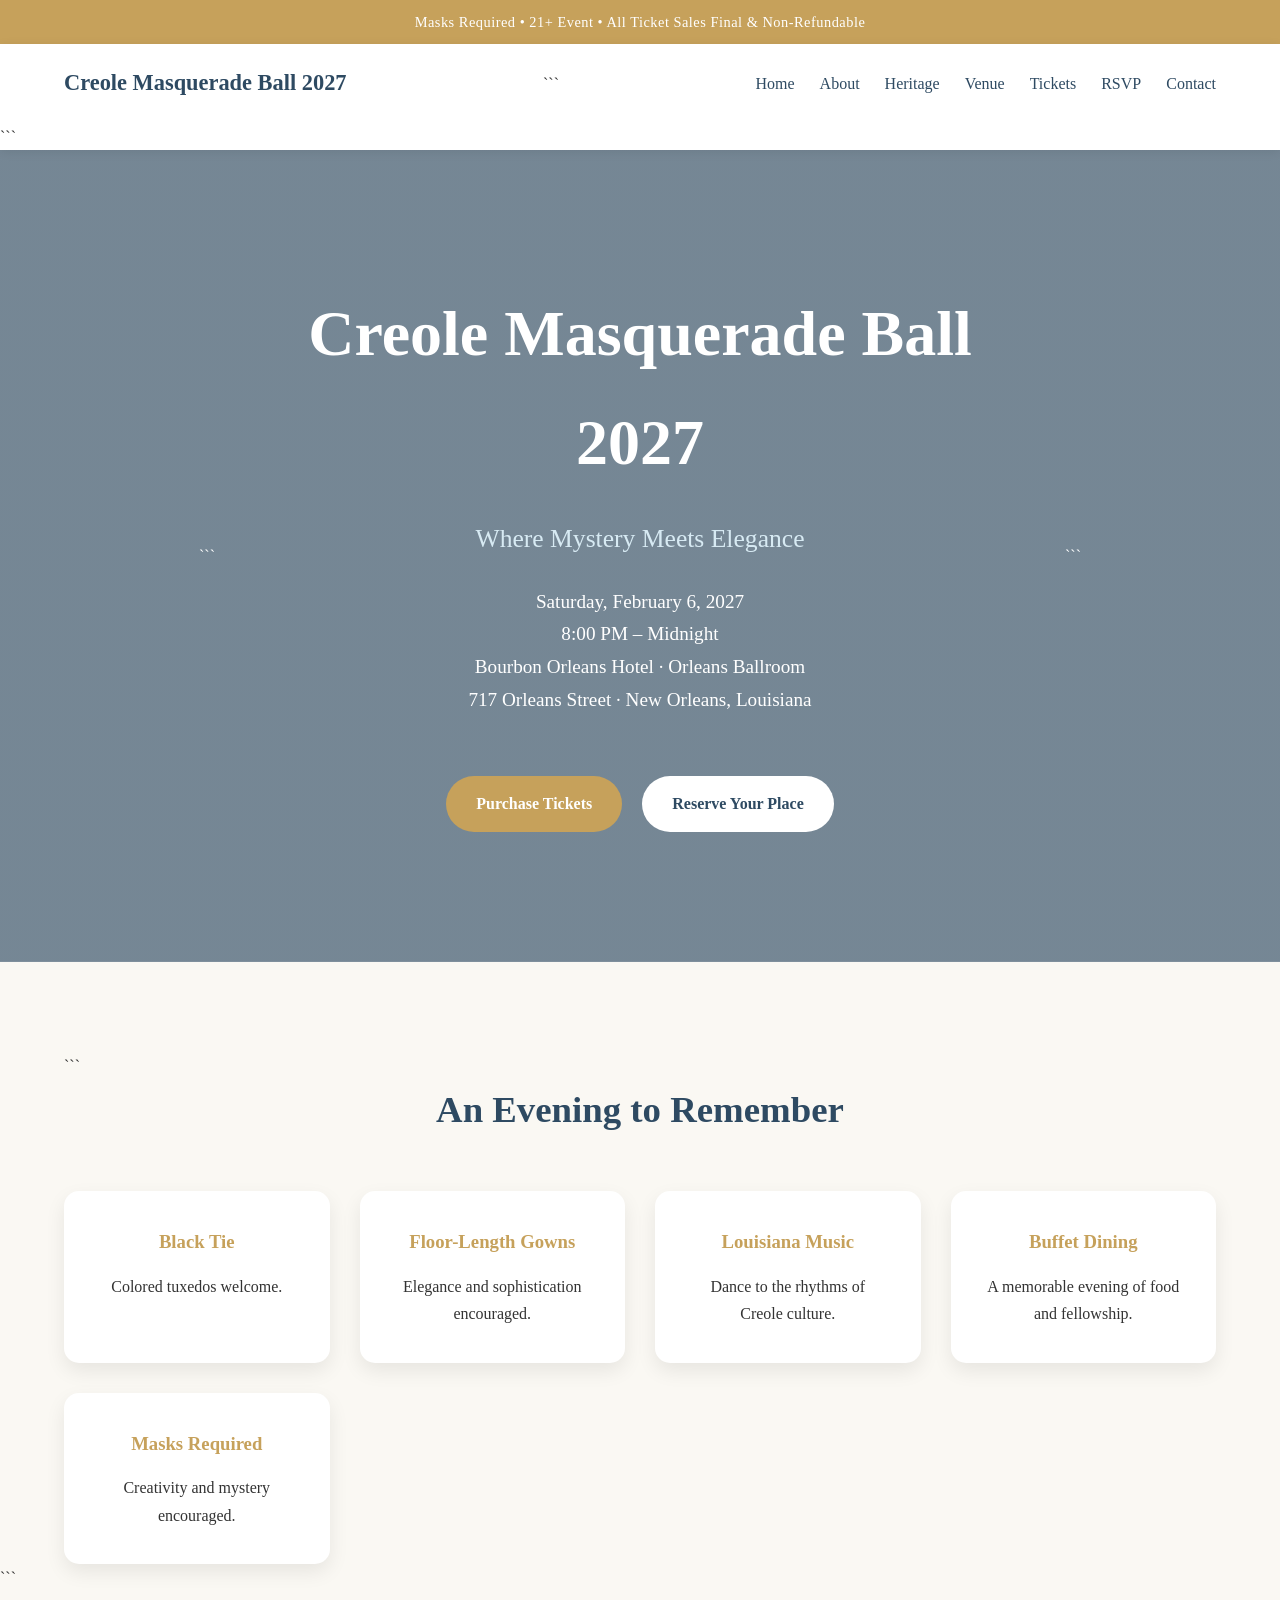
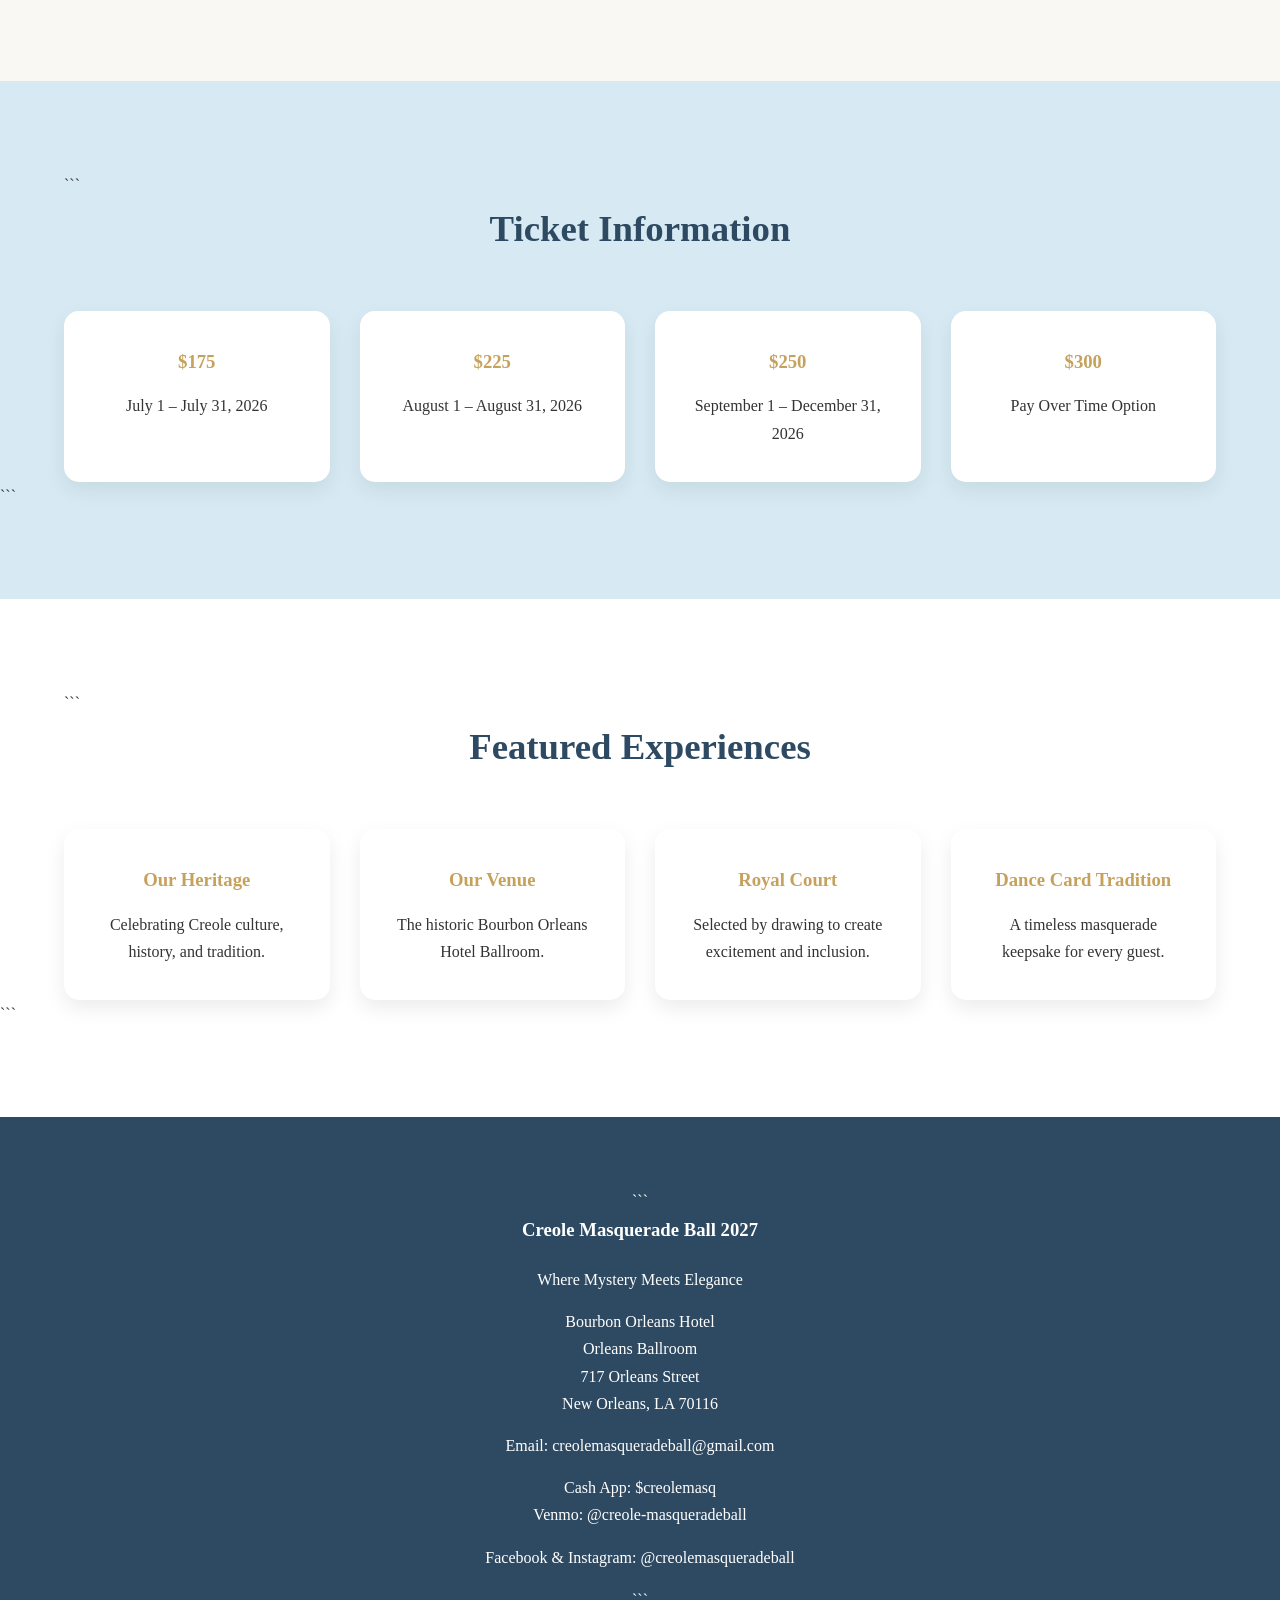
<file: index.html>
<!DOCTYPE html>

<html lang="en">
<head>
<meta charset="UTF-8">
<meta name="viewport" content="width=device-width, initial-scale=1.0">

<title>Creole Masquerade Ball 2027 | Where Mystery Meets Elegance</title>

<link rel="stylesheet" href="css/style.css">

</head>
<body>

<header class="topbar">
    <div class="container">
        Masks Required • 21+ Event • All Ticket Sales Final & Non-Refundable
    </div>
</header>

<nav class="navbar">
    <div class="container nav-flex">
        <div class="logo">
            Creole Masquerade Ball 2027
        </div>

```
    <ul class="nav-links">
        <li><a href="#">Home</a></li>
        <li><a href="#">About</a></li>
        <li><a href="#">Heritage</a></li>
        <li><a href="#">Venue</a></li>
        <li><a href="#">Tickets</a></li>
        <li><a href="#">RSVP</a></li>
        <li><a href="#">Contact</a></li>
    </ul>
</div>
```

</nav>

<section class="hero">

```
<div class="hero-overlay"></div>

<div class="hero-content">

    <h1>Creole Masquerade Ball 2027</h1>

    <p class="tagline">
        Where Mystery Meets Elegance
    </p>

    <p class="event-details">
        Saturday, February 6, 2027<br>
        8:00 PM – Midnight<br>
        Bourbon Orleans Hotel · Orleans Ballroom<br>
        717 Orleans Street · New Orleans, Louisiana
    </p>

    <div id="countdown"></div>

    <div class="hero-buttons">
        <a href="#" class="btn-gold">Purchase Tickets</a>
        <a href="#" class="btn-light">Reserve Your Place</a>
    </div>

</div>
```

</section>

<section class="intro">
    <div class="container">

```
    <h2>An Evening to Remember</h2>

    <div class="feature-grid">

        <div class="feature-card">
            <h3>Black Tie</h3>
            <p>Colored tuxedos welcome.</p>
        </div>

        <div class="feature-card">
            <h3>Floor-Length Gowns</h3>
            <p>Elegance and sophistication encouraged.</p>
        </div>

        <div class="feature-card">
            <h3>Louisiana Music</h3>
            <p>Dance to the rhythms of Creole culture.</p>
        </div>

        <div class="feature-card">
            <h3>Buffet Dining</h3>
            <p>A memorable evening of food and fellowship.</p>
        </div>

        <div class="feature-card">
            <h3>Masks Required</h3>
            <p>Creativity and mystery encouraged.</p>
        </div>

    </div>

</div>
```

</section>

<section class="tickets-preview">
    <div class="container">

```
    <h2>Ticket Information</h2>

    <div class="ticket-grid">

        <div class="ticket-card">
            <h3>$175</h3>
            <p>July 1 – July 31, 2026</p>
        </div>

        <div class="ticket-card">
            <h3>$225</h3>
            <p>August 1 – August 31, 2026</p>
        </div>

        <div class="ticket-card">
            <h3>$250</h3>
            <p>September 1 – December 31, 2026</p>
        </div>

        <div class="ticket-card">
            <h3>$300</h3>
            <p>Pay Over Time Option</p>
        </div>

    </div>

</div>
```

</section>

<section class="highlights">
    <div class="container">

```
    <h2>Featured Experiences</h2>

    <div class="feature-grid">

        <div class="feature-card">
            <h3>Our Heritage</h3>
            <p>Celebrating Creole culture, history, and tradition.</p>
        </div>

        <div class="feature-card">
            <h3>Our Venue</h3>
            <p>The historic Bourbon Orleans Hotel Ballroom.</p>
        </div>

        <div class="feature-card">
            <h3>Royal Court</h3>
            <p>Selected by drawing to create excitement and inclusion.</p>
        </div>

        <div class="feature-card">
            <h3>Dance Card Tradition</h3>
            <p>A timeless masquerade keepsake for every guest.</p>
        </div>

    </div>

</div>
```

</section>

<footer>

```
<div class="container">

    <h3>Creole Masquerade Ball 2027</h3>

    <p>Where Mystery Meets Elegance</p>

    <p>
        Bourbon Orleans Hotel<br>
        Orleans Ballroom<br>
        717 Orleans Street<br>
        New Orleans, LA 70116
    </p>

    <p>
        Email: creolemasqueradeball@gmail.com
    </p>

    <p>
        Cash App: $creolemasq<br>
        Venmo: @creole-masqueradeball
    </p>

    <p>
        Facebook & Instagram:
        @creolemasqueradeball
    </p>

</div>
```

</footer>

<script src="js/countdown.js"></script>

</body>
</html>
</file>
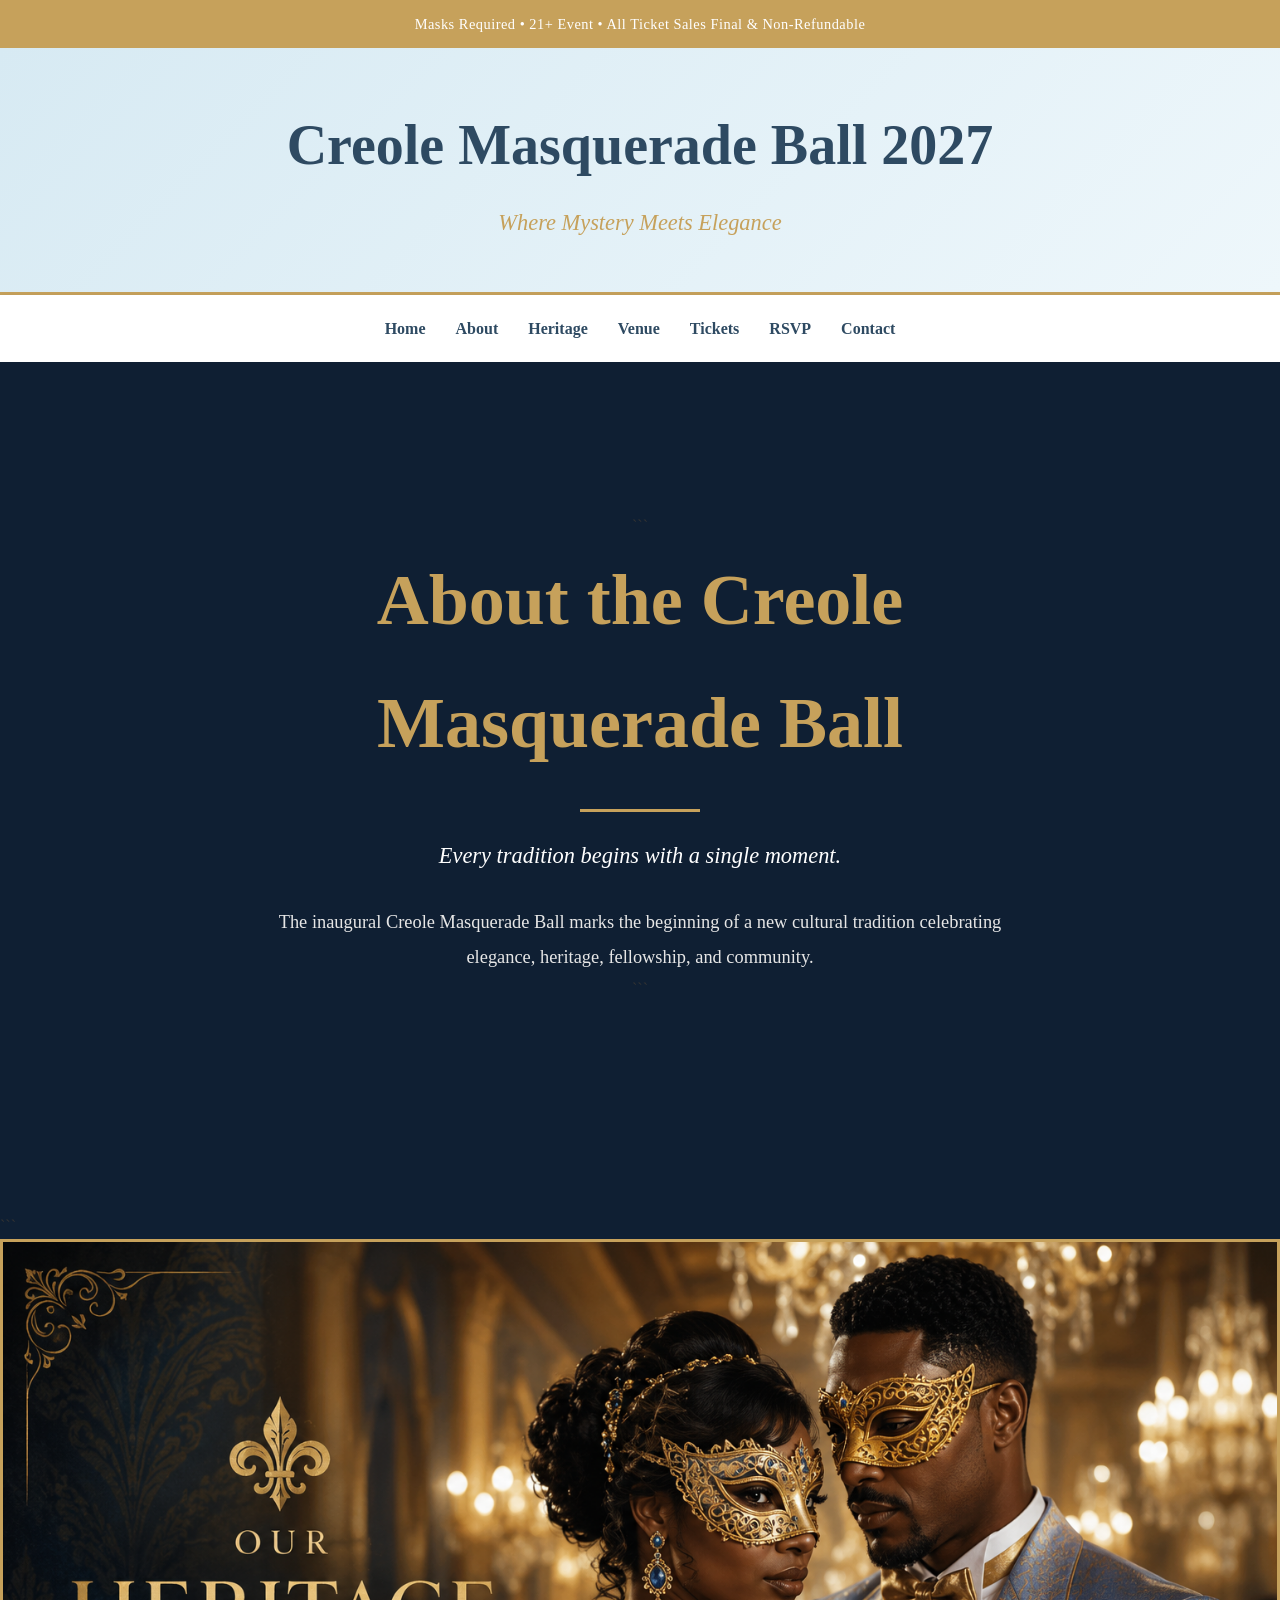
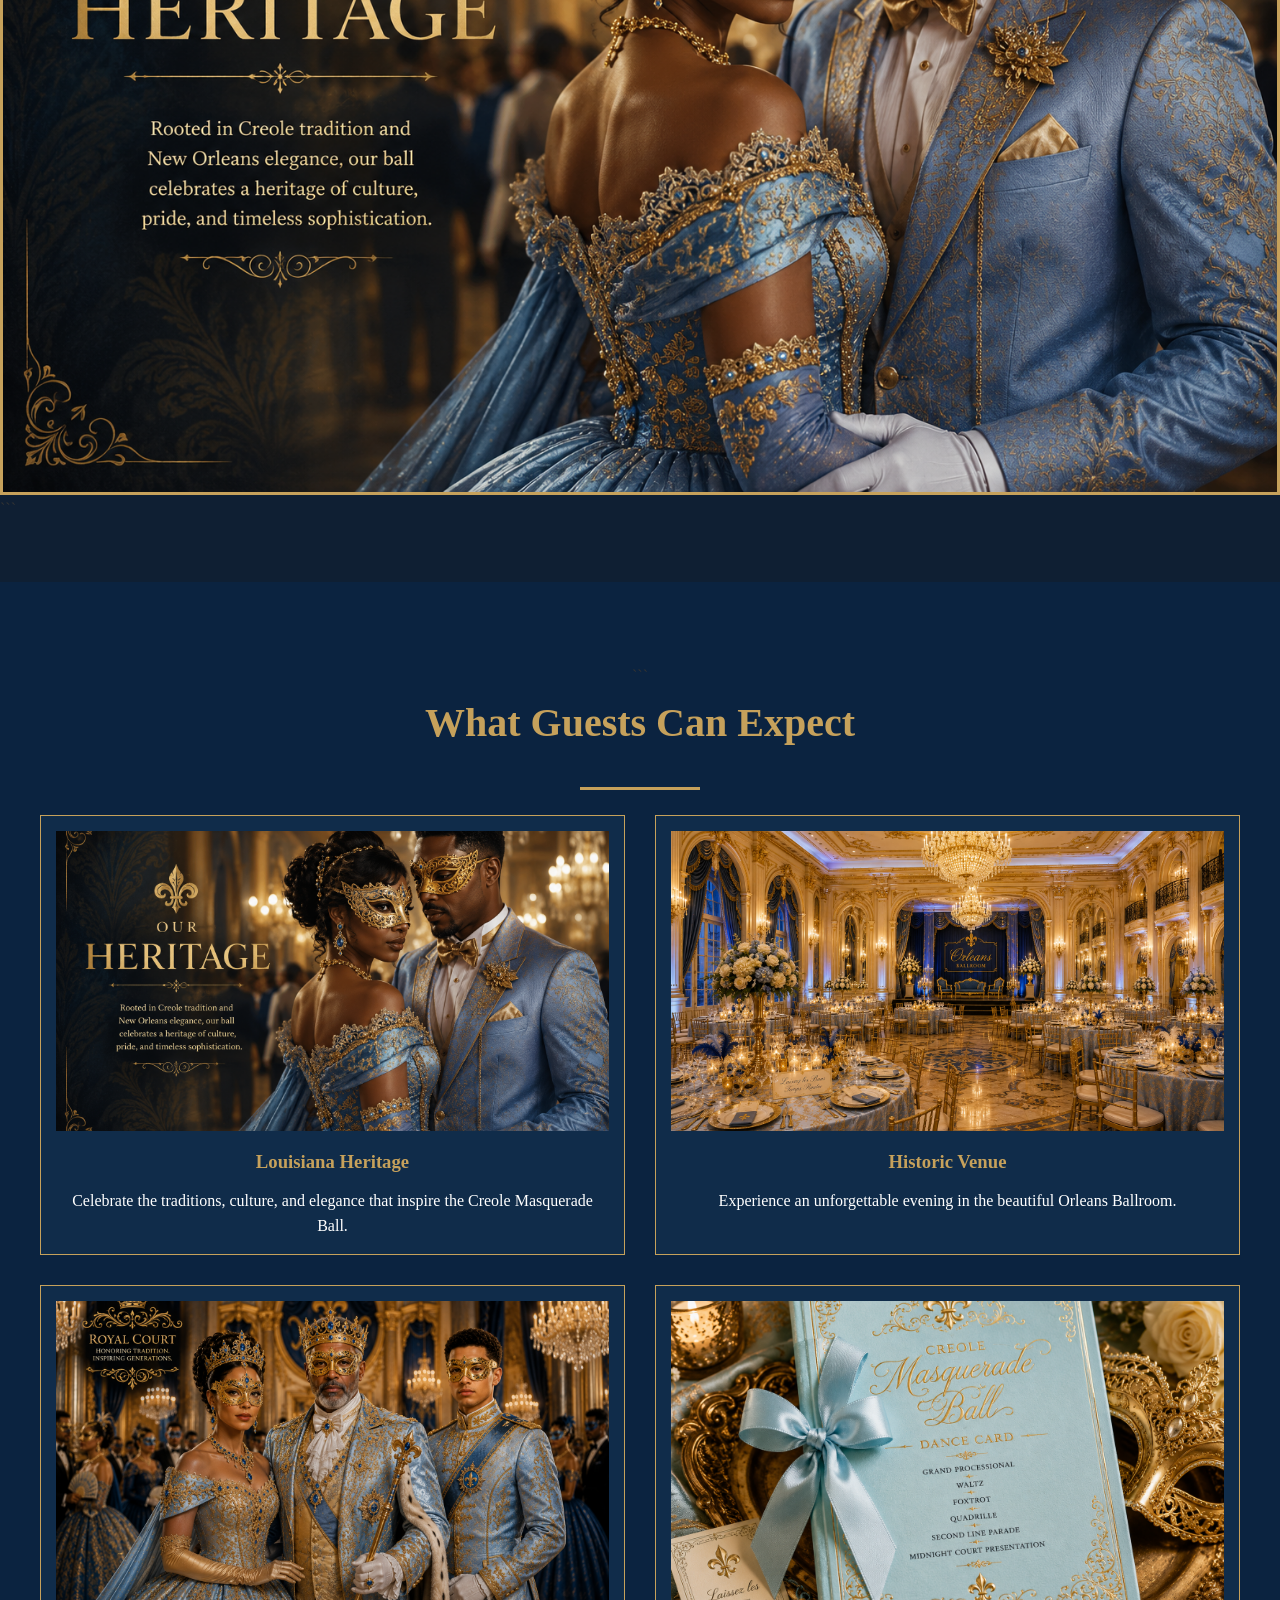
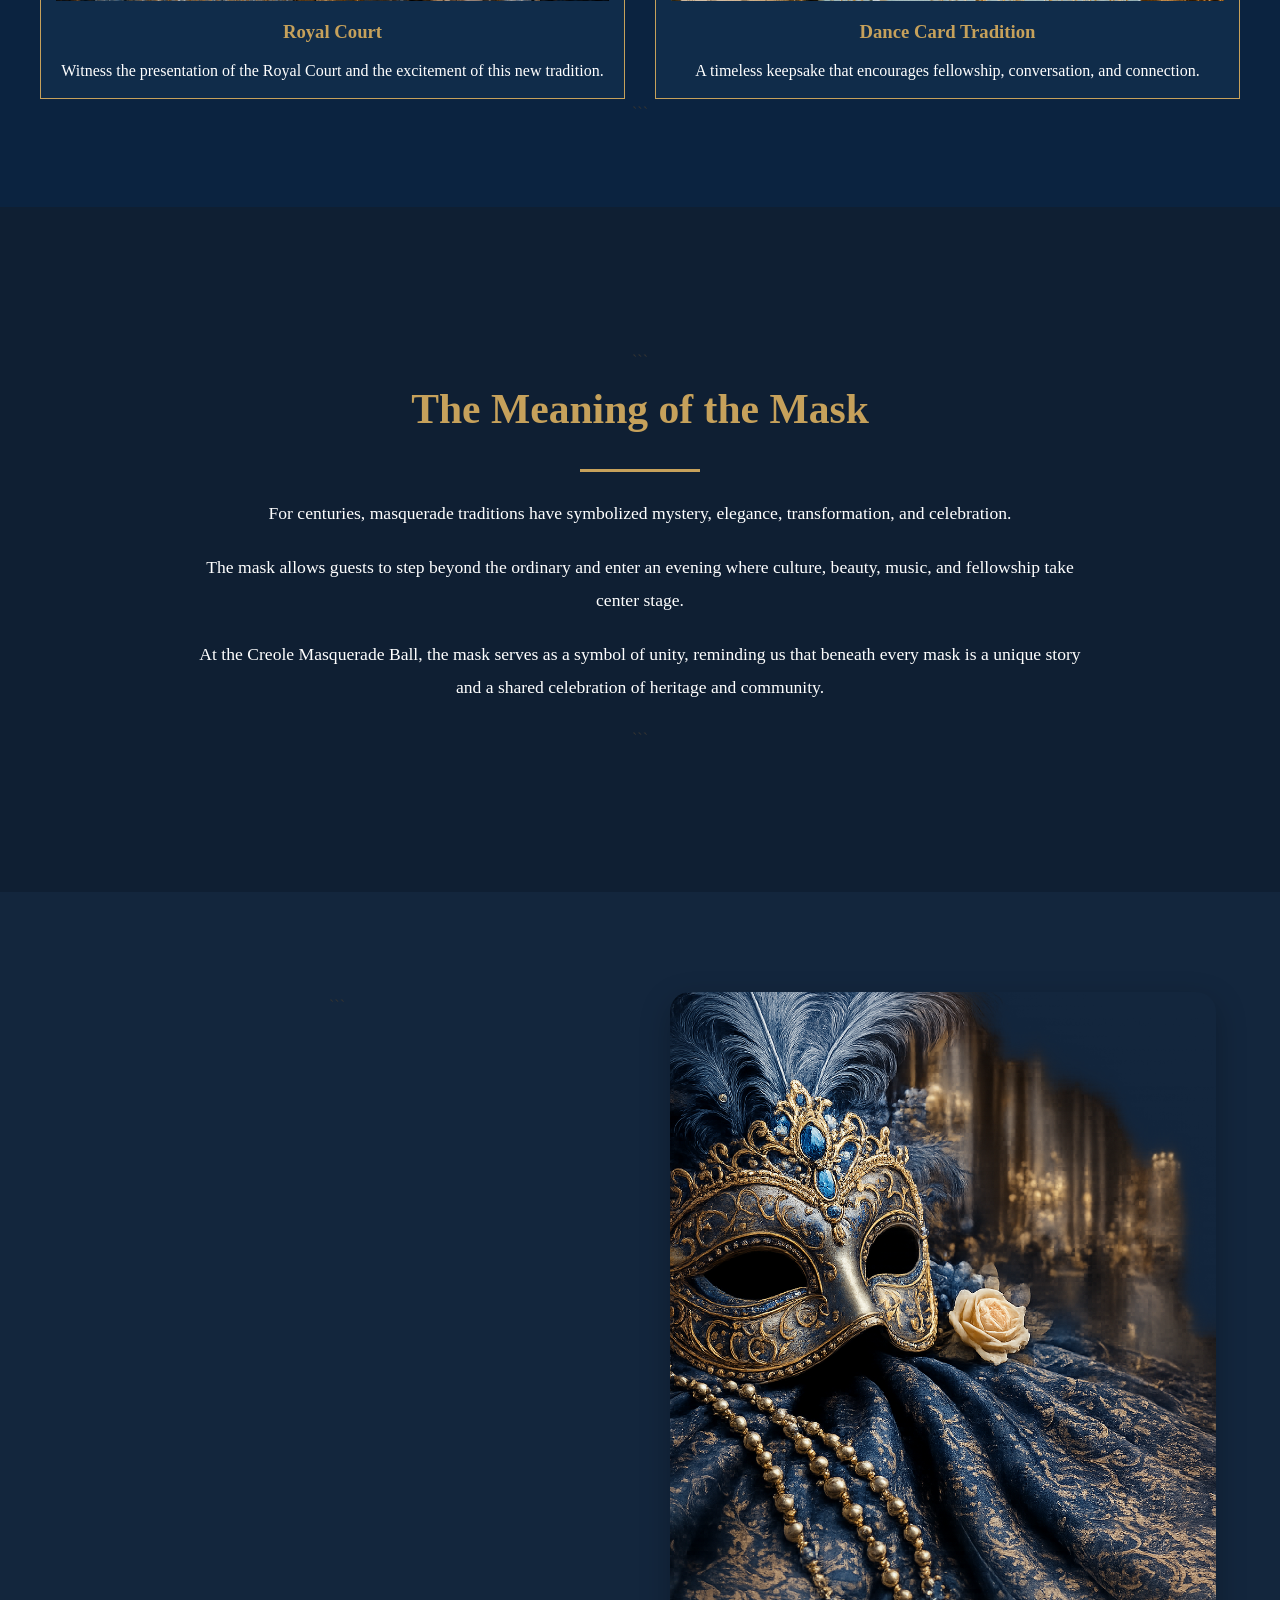
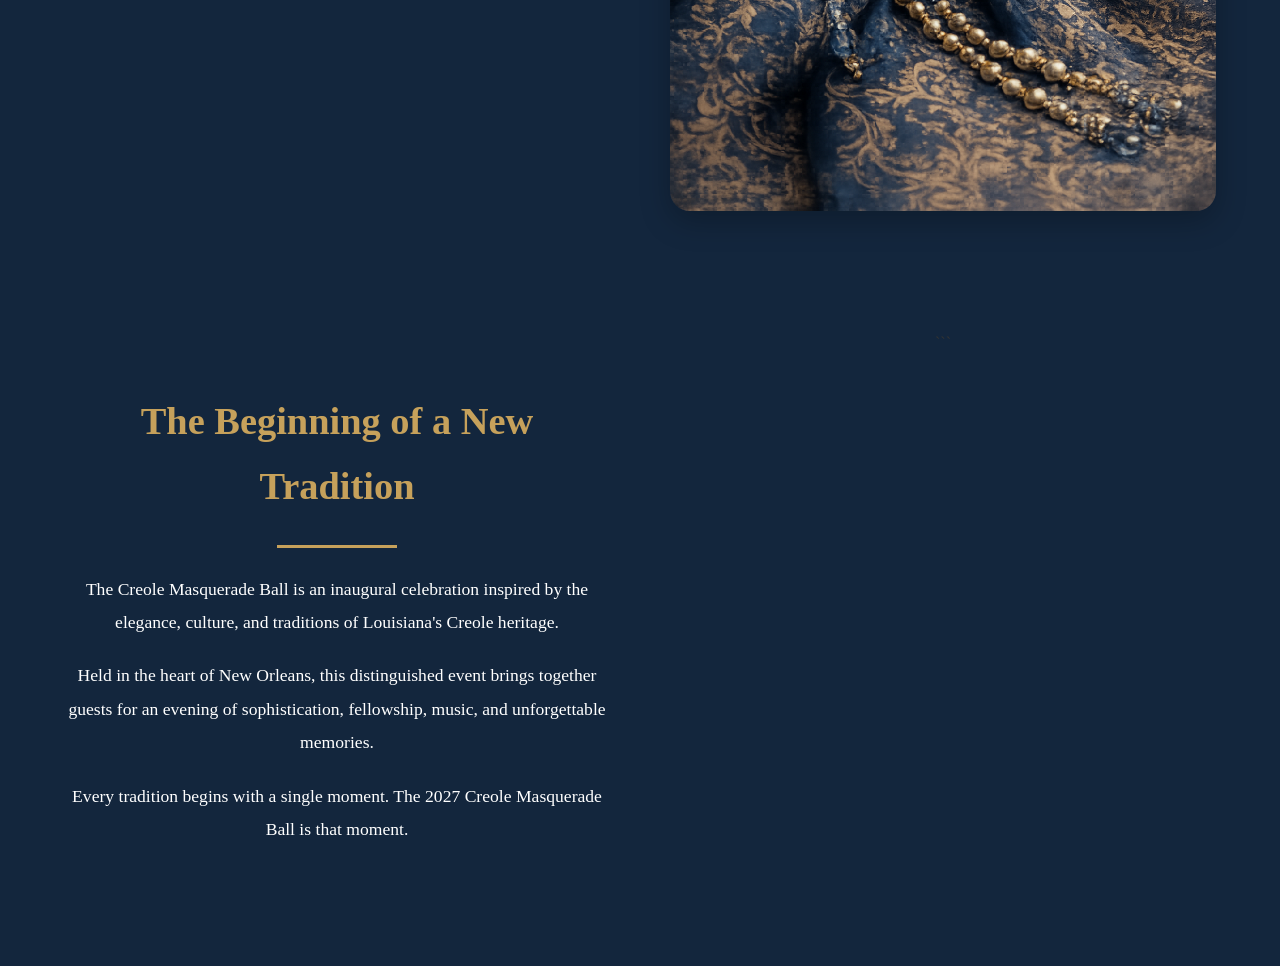
<file: about.html>
<!DOCTYPE html>

<html lang="en">
<head>
<meta charset="UTF-8">
<meta name="viewport" content="width=device-width, initial-scale=1.0">

<title>Creole Masquerade Ball 2027</title>

<link rel="stylesheet" href="css/style.css">
  

</head>
<body>
  

<div class="topbar-final">
Masks Required • 21+ Event • All Ticket Sales Final & Non-Refundable
</div>

<header class="header-final">

<div class="header-inner">

<h1>Creole Masquerade Ball 2027</h1>

<p class="subtitle-final">
Where Mystery Meets Elegance
</p>

</div>

</header>

<nav class="nav-final">

<a href="#">Home</a> <a href="#">About</a> <a href="#">Heritage</a> <a href="#">Venue</a> <a href="#">Tickets</a> <a href="#">RSVP</a> <a href="#">Contact</a>

</nav>
<section class="about-hero-v2">

```
<div class="about-hero-inner">

    <h1>About the Creole Masquerade Ball</h1>

    <div class="gold-divider"></div>

    <p class="about-tagline">
        Every tradition begins with a single moment.
    </p>

    <p class="about-intro">
        The inaugural Creole Masquerade Ball marks the beginning of a new cultural tradition celebrating elegance, heritage, fellowship, and community.
    </p>

</div>
```

</section>

<section class="heritage-banner">

```
<img src="images/heritage-1.jpg" alt="Creole Heritage">
```

</section>

<section class="about-expect-v2">

```
<h2>What Guests Can Expect</h2>

<div class="gold-divider"></div>

<div class="expect-grid-v2">

    <div class="expect-card-v2">
        <img src="images/heritage-1.jpg" alt="Louisiana Heritage">
        <h3>Louisiana Heritage</h3>
        <p>Celebrate the traditions, culture, and elegance that inspire the Creole Masquerade Ball.</p>
    </div>

    <div class="expect-card-v2">
        <img src="images/venue-ballroom.jpg" alt="Venue">
        <h3>Historic Venue</h3>
        <p>Experience an unforgettable evening in the beautiful Orleans Ballroom.</p>
    </div>

    <div class="expect-card-v2">
        <img src="images/royal-court-1.jpg" alt="Royal Court">
        <h3>Royal Court</h3>
        <p>Witness the presentation of the Royal Court and the excitement of this new tradition.</p>
    </div>

    <div class="expect-card-v2">
        <img src="images/dance-card-tiffany.jpg" alt="Dance Card">
        <h3>Dance Card Tradition</h3>
        <p>A timeless keepsake that encourages fellowship, conversation, and connection.</p>
    </div>

</div>
```

</section>

<section class="mask-section-v2">

```
<div class="mask-inner">

    <h2>The Meaning of the Mask</h2>

    <div class="gold-divider"></div>

    <p>
        For centuries, masquerade traditions have symbolized mystery, elegance, transformation, and celebration.
    </p>

    <p>
        The mask allows guests to step beyond the ordinary and enter an evening where culture, beauty, music, and fellowship take center stage.
    </p>

    <p>
        At the Creole Masquerade Ball, the mask serves as a symbol of unity, reminding us that beneath every mask is a unique story and a shared celebration of heritage and community.
    </p>

</div>
```

</section>

<section class="about-story-v2">

```
<div class="about-story-image">
    <img src="images/hero-mask.jpg" alt="Creole Masquerade Mask">
</div>

<div class="about-story-content">

    <h2>The Beginning of a New Tradition</h2>

    <div class="gold-divider"></div>

    <p>
        The Creole Masquerade Ball is an inaugural celebration inspired by the elegance, culture, and traditions of Louisiana's Creole heritage.
    </p>

    <p>
        Held in the heart of New Orleans, this distinguished event brings together guests for an evening of sophistication, fellowship, music, and unforgettable memories.
    </p>

    <p>
        Every tradition begins with a single moment. The 2027 Creole Masquerade Ball is that moment.
    </p>

</div>
```

</section>
</file>
<file: css/style.css>
:root{
--powder-blue:#d7eaf3;
--tiffany:#9fd9d7;
--gold:#c6a15b;
--navy:#2e4a62;
--ivory:#faf8f3;
--white:#ffffff;
}

*{
margin:0;
padding:0;
box-sizing:border-box;
}

body{
font-family: Georgia, serif;
background:var(--ivory);
color:#333;
line-height:1.7;
}

.container{
width:90%;
max-width:1200px;
margin:auto;
}

.topbar{
background:var(--gold);
color:white;
text-align:center;
padding:10px;
font-size:.9rem;
letter-spacing:.5px;
}

.navbar{
background:white;
box-shadow:0 2px 10px rgba(0,0,0,.08);
position:sticky;
top:0;
z-index:1000;
}

.nav-flex{
display:flex;
justify-content:space-between;
align-items:center;
padding:20px 0;
}

.logo{
font-size:1.4rem;
color:var(--navy);
font-weight:bold;
}

.nav-links{
display:flex;
list-style:none;
gap:25px;
}

.nav-links a{
text-decoration:none;
color:var(--navy);
font-weight:500;
}

.hero{
min-height:90vh;
background:linear-gradient(
rgba(46,74,98,.65),
rgba(46,74,98,.65)
),
url('https://images.unsplash.com/photo-1519741497674-611481863552?w=1600');
background-size:cover;
background-position:center;
display:flex;
justify-content:center;
align-items:center;
text-align:center;
color:white;
}

.hero-content{
max-width:850px;
padding:40px;
}

.hero h1{
font-size:4rem;
margin-bottom:20px;
}

.tagline{
font-size:1.6rem;
color:var(--powder-blue);
margin-bottom:25px;
}

.event-details{
font-size:1.2rem;
margin-bottom:30px;
}

#countdown{
font-size:2rem;
font-weight:bold;
color:white;
margin:30px 0;
}

.hero-buttons{
display:flex;
gap:20px;
justify-content:center;
flex-wrap:wrap;
}

.btn-gold,
.btn-light{
padding:14px 30px;
border-radius:40px;
text-decoration:none;
font-weight:bold;
}

.btn-gold{
background:var(--gold);
color:white;
}

.btn-light{
background:white;
color:var(--navy);
}

section{
padding:90px 0;
}

section h2{
text-align:center;
color:var(--navy);
margin-bottom:50px;
font-size:2.3rem;
}

.feature-grid,
.ticket-grid{
display:grid;
grid-template-columns:repeat(auto-fit,minmax(240px,1fr));
gap:30px;
}

.feature-card,
.ticket-card{
background:white;
padding:35px;
border-radius:15px;
box-shadow:0 8px 20px rgba(0,0,0,.08);
text-align:center;
}

.feature-card h3,
.ticket-card h3{
color:var(--gold);
margin-bottom:15px;
}

.tickets-preview{
background:var(--powder-blue);
}

.highlights{
background:white;
}

footer{
background:var(--navy);
color:white;
text-align:center;
padding:70px 20px;
}

footer h3{
margin-bottom:20px;
}

footer p{
margin-bottom:15px;
}

@media(max-width:768px){

```
.nav-flex{
    flex-direction:column;
    gap:15px;
}

.nav-links{
    flex-wrap:wrap;
    justify-content:center;
}

.hero h1{
    font-size:2.5rem;
}

.tagline{
    font-size:1.2rem;
}
```

}
/* ===== HOMEPAGE V2 ===== */

.luxury-header{
background:linear-gradient(135deg,#d7eaf3,#eef7fb);
padding:40px 20px;
border-bottom:3px solid #c6a15b;
}

.header-top{
display:flex;
justify-content:center;
align-items:center;
gap:40px;
}

.header-center{

}

.header-center h1{
color:#2e4a62;
font-size:3rem;
margin-bottom:10px;
}

.header-center p{
color:#c6a15b;
font-size:1.3rem;
font-style:italic;
}

.ornament{
color:#c6a15b;
font-size:2rem;
}

.luxury-nav{
background:white;
display:flex;
justify-content:center;
flex-wrap:wrap;
gap:30px;
padding:18px;
border-bottom:1px solid #e5e5e5;
}

.luxury-nav a{
color:#2e4a62;
text-decoration:none;
font-weight:600;
}

.hero-v2{
background:#f8fbfd;
padding:70px 5%;
display:grid;
grid-template-columns:1fr 1fr 1fr;
gap:30px;
align-items:center;
}

.hero-left img,
.hero-right img{
width:100%;
border-radius:18px;
box-shadow:0 10px 30px rgba(0,0,0,.15);
}

.hero-center{
text-align:center;
}

.hero-center h2{
font-size:2.8rem;
color:#2e4a62;
margin-bottom:20px;
}

.gold-divider{
width:120px;
height:3px;
background:#c6a15b;
margin:25px auto;
}

.hero-date{
font-size:1.2rem;
color:#444;
margin-bottom:25px;
}

.hero-location{
font-size:1.1rem;
margin-bottom:30px;
}

.gold-button{
background:#c6a15b;
color:white;
text-decoration:none;
padding:15px 30px;
border-radius:50px;
display:inline-block;
font-weight:bold;
}

.countdown-section{
background:#d7eaf3;
text-align:center;
padding:80px 20px;
}

.countdown-section h2{
color:#2e4a62;
margin-bottom:40px;
}

#countdown{
display:flex;
justify-content:center;
gap:20px;
flex-wrap:wrap;
}

.count-box{
background:white;
min-width:130px;
padding:25px;
border-radius:15px;
box-shadow:0 8px 20px rgba(0,0,0,.1);
}

.count-box span{
display:block;
font-size:2.5rem;
color:#c6a15b;
font-weight:bold;
}

.count-box small{
color:#2e4a62;
text-transform:uppercase;
}

@media(max-width:900px){

```
.hero-v2{
    grid-template-columns:1fr;
}

.header-center h1{
    font-size:2rem;
}
```

}
/* ===== HOMEPAGE FINAL ===== */

.topbar-final{
background:#c6a15b;
color:white;
text-align:center;
padding:12px;
font-size:.9rem;
letter-spacing:.5px;
}

.header-final{
background:linear-gradient(135deg,#d7eaf3,#eef7fb);
padding:50px 20px;
text-align:center;
border-bottom:3px solid #c6a15b;
}

.header-final h1{
font-size:3.5rem;
color:#2e4a62;
margin-bottom:10px;
}

.subtitle-final{
font-size:1.4rem;
color:#c6a15b;
font-style:italic;
}

.nav-final{
background:white;
display:flex;
justify-content:center;
flex-wrap:wrap;
gap:30px;
padding:20px;
box-shadow:0 2px 8px rgba(0,0,0,.08);
}

.nav-final a{
text-decoration:none;
color:#2e4a62;
font-weight:600;
}

.hero-final{

}

.hero-image-left img,
.hero-image-right img{
width:100%;
border-radius:20px;
box-shadow:0 10px 30px rgba(0,0,0,.15);
}

.hero-content-final{
text-align:center;
}

.hero-content-final h2{
font-size:2.2rem;
color:#2e4a62;
margin-bottom:20px;
}

.hero-content-final p{
margin-bottom:20px;
font-size:1.1rem;
}

.btn-final{
display:inline-block;
padding:15px 30px;
background:#c6a15b;
color:white;
text-decoration:none;
border-radius:40px;
font-weight:bold;
}

.countdown-final{
background:#d7eaf3;
padding:80px 20px;
text-align:center;
}

.countdown-final h2{
color:#2e4a62;
margin-bottom:35px;
}

@media(max-width:900px){

.hero-final{
grid-template-columns:1fr;
}

.header-final h1{
font-size:2.3rem;
}

}    
/* ===== HOMEPAGE FINAL PART 2 ===== */

.ticket-section-final{
padding:90px 5%;
background:white;
}

.ticket-section-final h2{
text-align:center;
color:#2e4a62;
margin-bottom:50px;
}

.ticket-grid-final{
display:grid;
grid-template-columns:repeat(auto-fit,minmax(220px,1fr));
gap:25px;
}

.ticket-card-final{
background:white;
padding:35px;
text-align:center;
border-radius:18px;
box-shadow:0 8px 20px rgba(0,0,0,.08);
border-top:4px solid #c6a15b;
}

.ticket-card-final h3{
font-size:2rem;
color:#c6a15b;
margin-bottom:15px;
}

.featured-final{
padding:90px 5%;
background:#f8fbfd;
}

.featured-final h2{
text-align:center;
color:#2e4a62;
margin-bottom:50px;
}

.featured-grid-final{
display:grid;
grid-template-columns:repeat(auto-fit,minmax(260px,1fr));
gap:30px;
}

.featured-card-final{
background:white;
border-radius:18px;
overflow:hidden;
box-shadow:0 10px 25px rgba(0,0,0,.08);
transition:transform .3s ease;
}
/* ===== ABOUT PAGE ===== */

.about-hero{
background:#0f1f33;
padding:100px 20px;
text-align:center;
}

.about-hero h1{
font-size:3rem;
color:#c6a15b;
margin-bottom:20px;
}

.about-hero p{
font-size:1.3rem;
color:white;
font-style:italic;
}

.about-story,
.about-mask{
max-width:1000px;
margin:auto;
padding:80px 30px;
}

.about-story h2,
.about-mask h2{
color:#c6a15b;
font-size:2.2rem;
margin-bottom:25px;
text-align:center;
}

.about-story p,
.about-mask p{
font-size:1.1rem;
line-height:1.9;
margin-bottom:20px;
color:#333;
}

.featured-card-final:hover{
transform:translateY(-6px);
}

.featured-card-final img{
width:100%;
height:240px;
object-fit:cover;
display:block;
}

.featured-card-final h3{
padding:20px 20px 10px;
color:#2e4a62;
}

.featured-card-final p{
padding:0 20px 25px;
line-height:1.6;
}

}
.about-expect{
background:#f8f5ee;
padding:80px 30px;
}

.about-expect h2{
text-align:center;
color:#c6a15b;
font-size:2.2rem;
margin-bottom:40px;
}

.expect-grid{
display:grid;
grid-template-columns:repeat(auto-fit,minmax(220px,1fr));
gap:25px;
max-width:1200px;
margin:auto;
}

.expect-card{
background:white;
padding:30px;
border-radius:15px;
box-shadow:0 8px 20px rgba(0,0,0,.08);
text-align:center;
border-top:4px solid #c6a15b;
}

.expect-card h3{
color:#2e4a62;
margin-bottom:15px;
}
/* ===== ABOUT PAGE V2 ===== */

.about-hero-v2{
background:#0f1f33;
padding:120px 20px;
text-align:center;
}

.about-hero-inner{
max-width:900px;
margin:auto;
}

.about-hero-v2 h1{
font-size:3.5rem;
color:#c6a15b;
margin-bottom:25px;
}

.gold-divider{
width:120px;
height:3px;
background:#c6a15b;
margin:25px auto;
}

.about-tagline{
font-size:1.4rem;
color:white;
font-style:italic;
margin-bottom:30px;
}

.about-intro{
font-size:1.15rem;
line-height:1.9;
color:#e6e6e6;
max-width:750px;
margin:auto;
}
.about-story-v2{
    background:#13263d;
    padding:100px 5%;
    text-align:center;
}

.about-story-image{
    max-width:600px;
    margin:0 auto 50px;
}

.about-story-image img{
    width:100%;
    border-radius:20px;
    box-shadow:0 10px 30px rgba(0,0,0,.25);
}

.about-story-content{
    max-width:900px;
    margin:60px auto 0;
}

.about-story-image img{
width:100%;
border-radius:20px;
box-shadow:0 10px 30px rgba(0,0,0,.25);
}

.about-story-content h2{
color:#c6a15b;
font-size:2.4rem;
margin-bottom:20px;
}

.about-story-content p{
color:white;
line-height:1.9;
margin-bottom:20px;
font-size:1.1rem;
}

@media(max-width:900px){

.about-story-v2{
grid-template-columns:1fr;
}

}
.mask-section-v2{
background:#0f1f33;
padding:100px 20px;
text-align:center;
}

.mask-inner{
max-width:900px;
margin:auto;
}

.mask-section-v2 h2{
color:#c6a15b;
font-size:2.6rem;
margin-bottom:20px;
}

.mask-section-v2 p{
color:white;
font-size:1.1rem;
line-height:1.9;
margin-bottom:20px;
}

.heritage-banner{
background:#0f1f33;
padding-top:0;
padding-bottom:0;
}

.heritage-banner img{
width:100%;
display:block;
max-width:1400px;
margin:auto;
border-top:3px solid #c6a15b;
border-bottom:3px solid #c6a15b;
}

.about-expect-v2{
background:#0b2340;
padding:80px 30px;
text-align:center;
}

.about-expect-v2 h2{
color:#c6a15b;
font-size:2.5rem;
margin-bottom:30px;
}

.expect-grid-v2{
display:grid;
grid-template-columns:repeat(2,1fr);
gap:30px;
max-width:1200px;
margin:auto;
}

.expect-card-v2{
background:#102c4a;
border:1px solid #c6a15b;
padding:15px;
}

.expect-card-v2 img{
width:100%;
height:300px;
object-fit:cover;
display:block;
}

.expect-card-v2 h3{
color:#c6a15b;
margin:15px 0 10px;
}

.expect-card-v2 p{
color:white;
line-height:1.6;
}

@media(max-width:768px){
.expect-grid-v2{
grid-template-columns:1fr;
}
}
/* ===== ABOUT PAGE VISUAL ENHANCEMENTS ===== */

.about-hero-v2{
padding:150px 20px;
}

.about-hero-v2 h1{
font-size:4.5rem;
}

.heritage-banner{
padding:60px 0;
}

.heritage-banner img{
border:3px solid #c6a15b;
}

.expect-card-v2{
transition:.3s;
}

.expect-card-v2:hover{
transform:translateY(-8px);
}

.mask-section-v2{
padding:140px 20px;
}

.about-story-v2{
display:grid;
grid-template-columns:1fr 1fr;
gap:60px;
}
</file>
